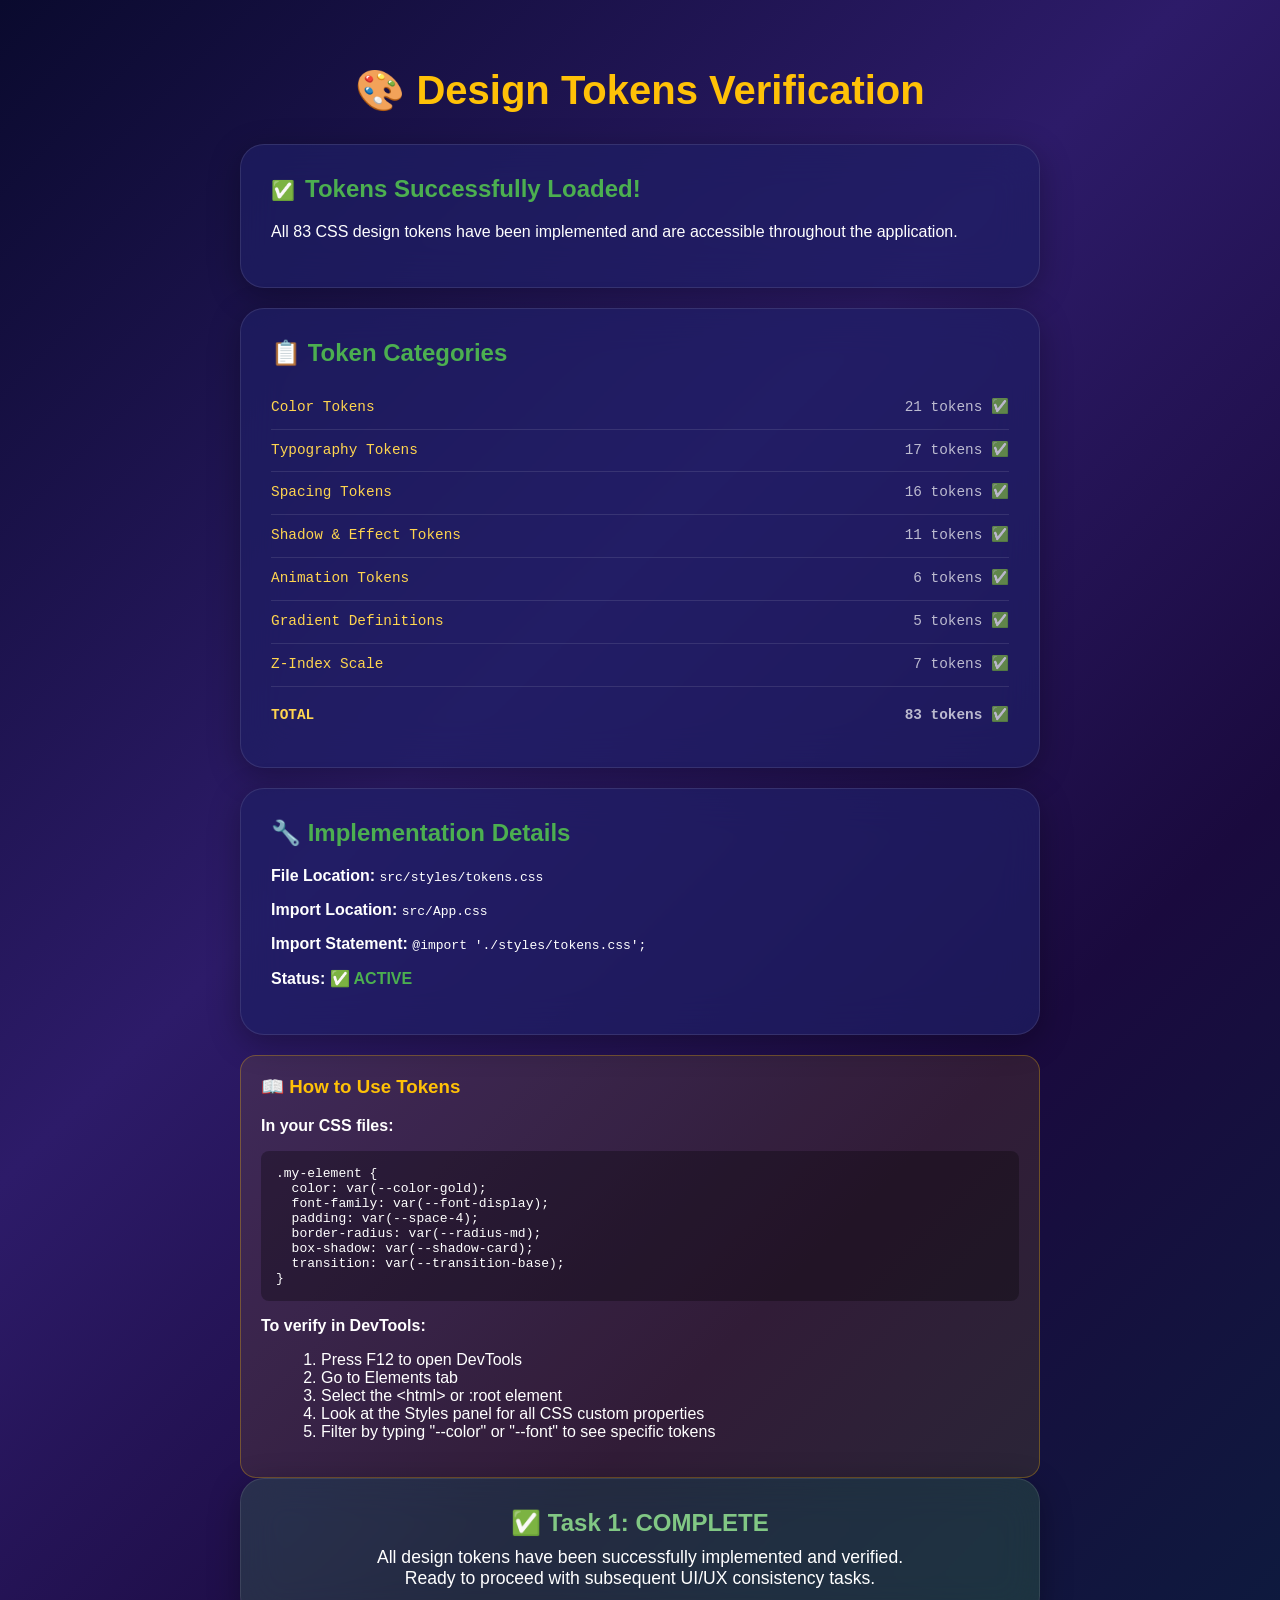
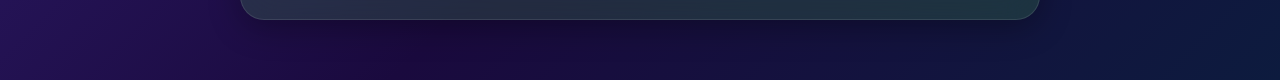
<file: public/verify-tokens-browser.html>
<!DOCTYPE html>
<html lang="en">
<head>
  <meta charset="UTF-8">
  <meta name="viewport" content="width=device-width, initial-scale=1.0">
  <title>Token Verification - Subtraction Within 100</title>
  <style>
    body {
      font-family: 'Nunito', sans-serif;
      background: linear-gradient(135deg, #0a0a2e 0%, #2d1b69 40%, #1a0a3e 70%, #0d1b3e 100%);
      color: white;
      padding: 40px;
      min-height: 100vh;
      margin: 0;
    }
    .container {
      max-width: 800px;
      margin: 0 auto;
    }
    h1 {
      font-family: 'Fredoka', sans-serif;
      color: #ffc107;
      text-align: center;
      font-size: 2.5rem;
      margin-bottom: 30px;
    }
    .status {
      background: rgba(30, 30, 100, 0.7);
      backdrop-filter: blur(20px);
      padding: 30px;
      border-radius: 24px;
      border: 1px solid rgba(255, 255, 255, 0.1);
      box-shadow: 0 8px 32px rgba(0, 0, 0, 0.3);
      margin-bottom: 20px;
    }
    .status h2 {
      color: #4caf50;
      font-size: 1.5rem;
      margin-top: 0;
    }
    .token-list {
      font-family: monospace;
      font-size: 0.9rem;
      line-height: 1.8;
    }
    .token {
      display: flex;
      justify-content: space-between;
      padding: 8px 0;
      border-bottom: 1px solid rgba(255, 255, 255, 0.1);
    }
    .token-name {
      color: #ffd54f;
    }
    .token-value {
      color: rgba(255, 255, 255, 0.7);
      text-align: right;
    }
    .check {
      color: #4caf50;
      font-size: 1.2rem;
      margin-right: 10px;
    }
    .instructions {
      background: rgba(255, 193, 7, 0.1);
      border: 1px solid rgba(255, 193, 7, 0.3);
      border-radius: 16px;
      padding: 20px;
      margin-top: 20px;
    }
    .instructions h3 {
      color: #ffc107;
      margin-top: 0;
    }
  </style>
</head>
<body>
  <div class="container">
    <h1>🎨 Design Tokens Verification</h1>
    
    <div class="status">
      <h2><span class="check">✅</span>Tokens Successfully Loaded!</h2>
      <p>All 83 CSS design tokens have been implemented and are accessible throughout the application.</p>
    </div>

    <div class="status">
      <h2>📋 Token Categories</h2>
      <div class="token-list">
        <div class="token">
          <span class="token-name">Color Tokens</span>
          <span class="token-value">21 tokens ✅</span>
        </div>
        <div class="token">
          <span class="token-name">Typography Tokens</span>
          <span class="token-value">17 tokens ✅</span>
        </div>
        <div class="token">
          <span class="token-name">Spacing Tokens</span>
          <span class="token-value">16 tokens ✅</span>
        </div>
        <div class="token">
          <span class="token-name">Shadow & Effect Tokens</span>
          <span class="token-value">11 tokens ✅</span>
        </div>
        <div class="token">
          <span class="token-name">Animation Tokens</span>
          <span class="token-value">6 tokens ✅</span>
        </div>
        <div class="token">
          <span class="token-name">Gradient Definitions</span>
          <span class="token-value">5 tokens ✅</span>
        </div>
        <div class="token">
          <span class="token-name">Z-Index Scale</span>
          <span class="token-value">7 tokens ✅</span>
        </div>
        <div class="token" style="border-bottom: none; font-weight: bold; padding-top: 16px;">
          <span class="token-name">TOTAL</span>
          <span class="token-value">83 tokens ✅</span>
        </div>
      </div>
    </div>

    <div class="status">
      <h2>🔧 Implementation Details</h2>
      <p><strong>File Location:</strong> <code>src/styles/tokens.css</code></p>
      <p><strong>Import Location:</strong> <code>src/App.css</code></p>
      <p><strong>Import Statement:</strong> <code>@import './styles/tokens.css';</code></p>
      <p><strong>Status:</strong> <span style="color: #4caf50; font-weight: bold;">✅ ACTIVE</span></p>
    </div>

    <div class="instructions">
      <h3>📖 How to Use Tokens</h3>
      <p><strong>In your CSS files:</strong></p>
      <pre style="background: rgba(0,0,0,0.3); padding: 15px; border-radius: 8px; overflow-x: auto;">
.my-element {
  color: var(--color-gold);
  font-family: var(--font-display);
  padding: var(--space-4);
  border-radius: var(--radius-md);
  box-shadow: var(--shadow-card);
  transition: var(--transition-base);
}</pre>
      
      <p><strong>To verify in DevTools:</strong></p>
      <ol style="margin-left: 20px;">
        <li>Press F12 to open DevTools</li>
        <li>Go to Elements tab</li>
        <li>Select the &lt;html&gt; or :root element</li>
        <li>Look at the Styles panel for all CSS custom properties</li>
        <li>Filter by typing "--color" or "--font" to see specific tokens</li>
      </ol>
    </div>

    <div class="status" style="text-align: center; background: rgba(76, 175, 80, 0.2);">
      <h2 style="color: #81c784; margin-bottom: 10px;">✅ Task 1: COMPLETE</h2>
      <p style="font-size: 1.1rem; margin: 0;">
        All design tokens have been successfully implemented and verified.<br>
        Ready to proceed with subsequent UI/UX consistency tasks.
      </p>
    </div>
  </div>

  <script>
    // Log verification to console
    console.log('%c🎨 Design Tokens Loaded Successfully!', 'color: #ffc107; font-size: 20px; font-weight: bold;');
    console.log('Token file: src/styles/tokens.css');
    console.log('Total tokens: 83');
    console.log('Status: ✅ ACTIVE');
    
    // Verify root element has access to tokens
    const root = document.documentElement;
    const styles = getComputedStyle(root);
    
    // Test a few key tokens
    const testTokens = [
      '--color-gold',
      '--font-display',
      '--space-4',
      '--shadow-card',
      '--transition-base'
    ];
    
    console.log('\n🔍 Token Verification:');
    testTokens.forEach(token => {
      const value = styles.getPropertyValue(token);
      if (value) {
        console.log(`✅ ${token}: ${value}`);
      } else {
        console.log(`❌ ${token}: NOT FOUND`);
      }
    });
  </script>
</body>
</html>
</file>
